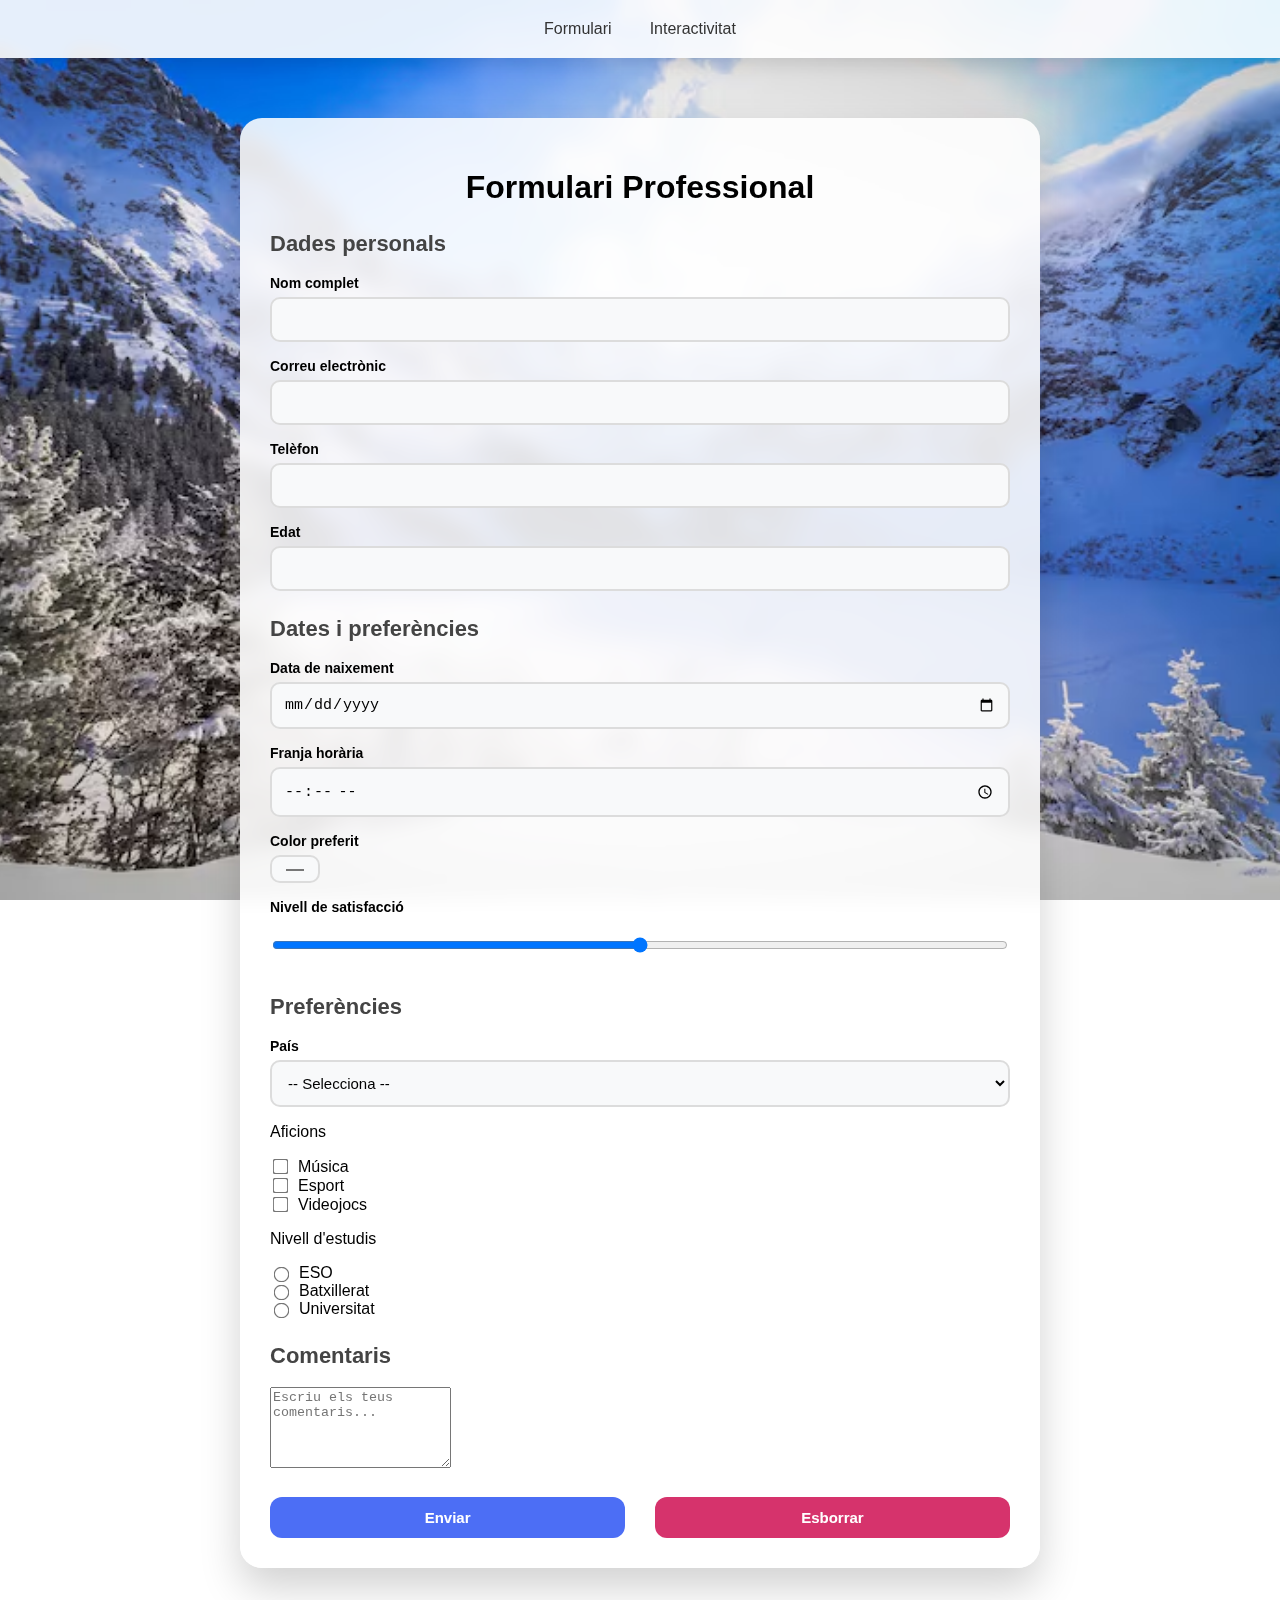
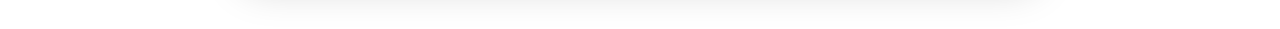
<file: index.html>
<!DOCTYPE html>
<html lang="ca">
<head>
    <meta charset="UTF-8">
    <meta name="viewport" content="width=device-width, initial-scale=1.0">
    <title>Formulari</title>
    <link rel="stylesheet" href="estils.css">
    <link href="https://fonts.googleapis.com/css2?family=Inter:wght@300;400;500;600&display=swap" rel="stylesheet">
</head>

<body>

<header class="navbar">

    <input type="checkbox" id="menu-toggle" class="menu-toggle">
    <label for="menu-toggle" class="menu-icon">
        <span></span><span></span><span></span>
    </label>

    <nav class="nav-links">
        <a href="index.html">Formulari</a>
        <a href="interacció.html">Interactivitat</a>
    </nav>
</header>

<div class="page-container">

<h1>Formulari Professional</h1>

<form>

    <div class="section">
        <h2>Dades personals</h2>

        <div class="field">
            <label>Nom complet</label>
            <input type="text" required pattern="[A-Za-zÀ-ÿ ]+">
        </div>

        <div class="field">
            <label>Correu electrònic</label>
            <input type="email" required>
        </div>

        <div class="field">
            <label>Telèfon</label>
            <input type="tel" required pattern="[0-9]{9}">
        </div>

        <div class="field">
            <label>Edat</label>
            <input type="number" min="1" max="120" required>
        </div>
    </div>

    <div class="section">
        <h2>Dates i preferències</h2>
        <div class="field"><label>Data de naixement</label><input type="date"></div>
        <div class="field"><label>Franja horària</label><input type="time"></div>
        <div class="field"><label>Color preferit</label><input type="color"></div>
        <div class="field"><label>Nivell de satisfacció</label><input type="range" min="0" max="10"></div>
    </div>

    <div class="section">
        <h2>Preferències</h2>

        <div class="field">
            <label>País</label>
            <select>
                <option value="">-- Selecciona --</option>
                <option>Espanya</option>
                <option>França</option>
                <option>Itàlia</option>
                <option>Alemanya</option>
            </select>
        </div>

        <div class="group">
            <p>Aficions</p>
            <label><input type="checkbox"> Música</label>
            <label><input type="checkbox"> Esport</label>
            <label><input type="checkbox"> Videojocs</label>
        </div>

        <div class="group">
            <p>Nivell d'estudis</p>
            <label><input type="radio" name="nivell"> ESO</label>
            <label><input type="radio" name="nivell"> Batxillerat</label>
            <label><input type="radio" name="nivell"> Universitat</label>
        </div>
    </div>

    <div class="section">
        <h2>Comentaris</h2>
        <textarea rows="5" placeholder="Escriu els teus comentaris..."></textarea>
    </div>

    <div class="buttons">
        <input type="submit" value="Enviar">
        <input type="reset" value="Esborrar">
    </div>

</form>

</div>
</body>
</html>
</file>
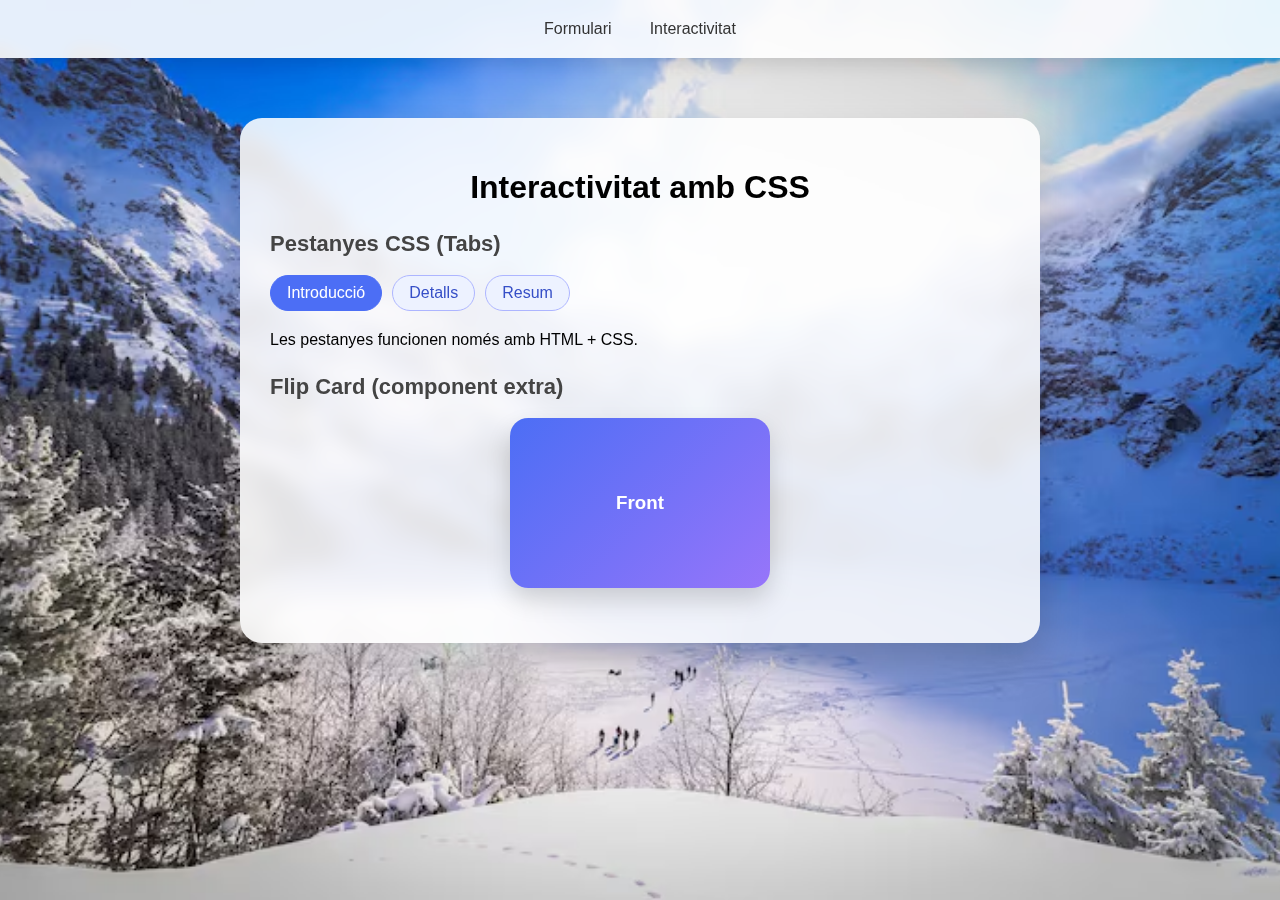
<file: interacció.html>
<!DOCTYPE html>
<html lang="ca">
<head>
    <meta charset="UTF-8">
    <meta name="viewport" content="width=device-width, initial-scale=1.0">
    <title>Interactivitat</title>
    <link rel="stylesheet" href="estils.css">
</head>

<body id="pagina-interaccio">

<header class="navbar">
   

    <input type="checkbox" id="menu-toggle" class="menu-toggle">
    <label for="menu-toggle" class="menu-icon"><span></span><span></span><span></span></label>

    <nav class="nav-links">
        <a href="index.html">Formulari</a>
        <a href="interacció.html">Interactivitat</a>
    </nav>
</header>

<div class="page-container">

<h1>Interactivitat amb CSS</h1>

<!-- TABS -->
<div class="section">
    <h2>Pestanyes CSS (Tabs)</h2>

    <div class="tabs-controls">
        <input type="radio" name="tab" id="tab1" checked>
        <input type="radio" name="tab" id="tab2">
        <input type="radio" name="tab" id="tab3">

        <label for="tab1" class="tab-btn">Introducció</label>
        <label for="tab2" class="tab-btn">Detalls</label>
        <label for="tab3" class="tab-btn">Resum</label>
    </div>

    <div class="content content-1">
        <p>Les pestanyes funcionen només amb HTML + CSS.</p>
    </div>
    <div class="content content-2">
        <p>Utilitzem :has() sobre el body per detectar quin radio està activat.</p>
    </div>
    <div class="content content-3">
        <p>És un sistema potent per crear interfícies sense JavaScript.</p>
    </div>
</div>

<!-- FLIP CARD -->
<div class="section">
    <h2>Flip Card (component extra)</h2>

    <div class="flip-wrapper">
        <input type="checkbox" id="flip-toggle">
        <label for="flip-toggle" class="flip-card">
            <div class="flip-inner">
                <div class="flip-face flip-front">
                    <h3>Front</h3>
                </div>
                <div class="flip-face flip-back">
                    <p>Girat amb checkbox + CSS!</p>
                </div>
            </div>
        </label>
    </div>
</div>

</div>

</body>
</html>
</file>
<file: estils.css>
/* --------------------------- */
/*     ESTILS GLOBALS PRO      */
/* --------------------------- */
* { box-sizing: border-box; }

body {
    margin: 0;
    font-family: 'Inter', sans-serif;
    background: linear-gradient(145deg, #dbe4ff, #f3d9fa);
    color: #222;
}

/* Container general per pàgines */
.page-container {
    width: 95%;
    max-width: 800px;
    margin: 60px auto;
    padding: 30px;
    background: #ffffffdd;
    backdrop-filter: blur(10px);
    border-radius: 22px;
    box-shadow: 0 20px 40px rgba(0,0,0,0.18);
}

/* Títols */
h1 { font-size: 32px; text-align: center; margin-bottom: 25px; }
h2 { font-size: 22px; margin-bottom: 18px; color: #444; }

/* --------------------------- */
/*      NAVBAR GLOBAL          */
/* --------------------------- */
.navbar {
    position: sticky;
    top: 0;
    z-index: 20;
    background: rgba(255,255,255,0.9);
    backdrop-filter: blur(7px);
    padding: 14px 24px;
    display: flex;
    justify-content: center;
    align-items: center;
    box-shadow: 0 6px 16px rgba(0,0,0,0.1);
}

.nav-links {
    display: flex;
    gap: 18px;
}

.nav-links a {
    text-decoration: none;
    font-weight: 500;
    color: #333;
    padding: 6px 10px;
    border-radius: 8px;
    transition: 0.25s;
    justify-content: center;
}

.nav-links a:hover {
    background: #4c6ef5;
    color: white;
}

/* Toggle menú mòbil */
.menu-toggle { display: none; }

.menu-icon {
    display: none;
    flex-direction: column;
    gap: 4px;
    cursor: pointer;
}

.menu-icon span {
    width: 22px;
    height: 2px;
    background: #333;
    transition: 0.3s;
}

@media (max-width: 768px) {
    .menu-icon { display: flex; }

    .nav-links {
        position: absolute;
        right: 20px; top: 58px;
        flex-direction: column;
        background: #fff;
        padding: 12px;
        border-radius: 12px;
        opacity: 0;
        pointer-events: none;
        box-shadow: 0 12px 25px rgba(0,0,0,0.18);
        transition: 0.3s;
    }

    #menu-toggle:checked ~ .nav-links {
        opacity: 1;
        pointer-events: auto;
    }

    #menu-toggle:checked + .menu-icon span:nth-child(1) {
        transform: translateY(6px) rotate(45deg);
    }
    #menu-toggle:checked + .menu-icon span:nth-child(2) { opacity: 0; }
    #menu-toggle:checked + .menu-icon span:nth-child(3) {
        transform: translateY(-6px) rotate(-45deg);
    }
}

/* --------------------------- */
/*       ESTILS FORMULARI      */
/* --------------------------- */
.section { margin-bottom: 25px; }

.field {
    display: flex;
    flex-direction: column;
    margin-bottom: 16px;
}

.field label {
    font-size: 14px;
    margin-bottom: 6px;
    font-weight: 600;
}

.field input,
.field select,
.field textarea {
    padding: 12px;
    border: 2px solid #dcdcdc;
    background: #f8f9fa;
    border-radius: 10px;
    font-size: 15px;
    transition: 0.25s;
}

.field input:focus,
.field select:focus,
textarea:focus {
    border-color: #4c6ef5;
    box-shadow: 0 0 8px #4c6ef580;
    background: #fff;
}

/* Checkbox / Radio */
.group label {
    display: flex;
    align-items: center;
    gap: 8px;
}

input[type="checkbox"],
input[type="radio"] {
    transform: scale(1.2);
    accent-color: #4c6ef5;
}

/* Botons formulari */
.buttons {
    display: flex;
    justify-content: space-between;
    margin-top: 20px;
}

.buttons input {
    width: 48%;
    padding: 12px;
    border-radius: 12px;
    border: none;
    font-size: 15px;
    cursor: pointer;
    color: white;
    font-weight: 600;
    transition: 0.25s;
}

.buttons input[type="submit"] { background: #4c6ef5; }
.buttons input[type="reset"] { background: #d6336c; }

.buttons input:hover {
    transform: scale(1.04);
}

/* --------------------------- */
/*         TABS CSS            */
/* --------------------------- */
.tabs-controls {
    display: flex;
    gap: 10px;
    margin-bottom: 20px;
}

.tabs-controls input { display: none; }

.tab-btn {
    padding: 8px 16px;
    border-radius: 30px;
    background: #edf2ff;
    border: 1px solid #adb5ff;
    color: #364fc7;
    cursor: pointer;
    transition: 0.25s;
}

.tab-btn:hover {
    transform: translateY(-2px);
}

/* Actiu via :has */
#pagina-interaccio:has(#tab1:checked) label[for="tab1"],
#pagina-interaccio:has(#tab2:checked) label[for="tab2"],
#pagina-interaccio:has(#tab3:checked) label[for="tab3"] {
    background: #4c6ef5;
    border-color: #4c6ef5;
    color: white;
}

/* Continguts */
.content { display: none; animation: fade 0.4s ease; }

#pagina-interaccio:has(#tab1:checked) .content-1 { display: block; }
#pagina-interaccio:has(#tab2:checked) .content-2 { display: block; }
#pagina-interaccio:has(#tab3:checked) .content-3 { display: block; }

@keyframes fade { from {opacity: 0} to {opacity: 1} }

/* --------------------------- */
/*          FLIP CARD          */
/* --------------------------- */
.flip-wrapper { display: flex; justify-content: center; margin-top: 14px; }
.flip-wrapper input { display: none; }

.flip-card {
    width: 260px;
    height: 170px;
    perspective: 1000px;
    cursor: pointer;
}

.flip-inner {
    width: 100%; height: 100%;
    position: relative;
    transition: 0.6s;
    transform-style: preserve-3d;
}

.flip-face {
    position: absolute;
    width: 100%; height: 100%;
    border-radius: 18px;
    display: flex; flex-direction: column;
    justify-content: center; align-items: center;
    backface-visibility: hidden;
    padding: 12px;
    text-align: center;
    box-shadow: 0 12px 25px rgba(0,0,0,0.16);
}

.flip-front {
    background: linear-gradient(135deg,#4c6ef5,#9775fa);
    color: white;
}

.flip-back {
    background: white;
    color: #333;
    transform: rotateY(180deg);
}

#pagina-interaccio:has(#flip-toggle:checked) .flip-inner {
    transform: rotateY(180deg);
}
body {
    font-family: "Segoe UI", sans-serif;
    background-image: url("/assets/paisaje-campo-montanas-todas-cubiertas-nieve-sol-brillante_181624-35420.avif");
    background-size: cover;       /* Fa que ocupi tota la pantalla */
    background-position: center;  /* Centra la imatge */
    background-attachment: fixed; /* Efecte paral·laxi */
    background-repeat: no-repeat; /* Evita que es repeteixi */
    color: var(--text);
}
.card,
.tarjeta-formulario {
    background: rgba(255, 255, 255, 0.30);   /* TRANSPARÈNCIA */
    backdrop-filter: blur(18px) saturate(140%); /* EFECTE VIDRE */
    -webkit-backdrop-filter: blur(18px) saturate(140%); /* Per Safari */
    border-radius: 20px;                     /* Esquinas redondeadas */
    border: 1px solid rgba(255, 255, 255, 0.3); /* Marc suau */
    padding: 2rem;
    box-shadow: 0 8px 25px rgba(0,0,0,0.30); /* Ombra bonica */
}
</file>
